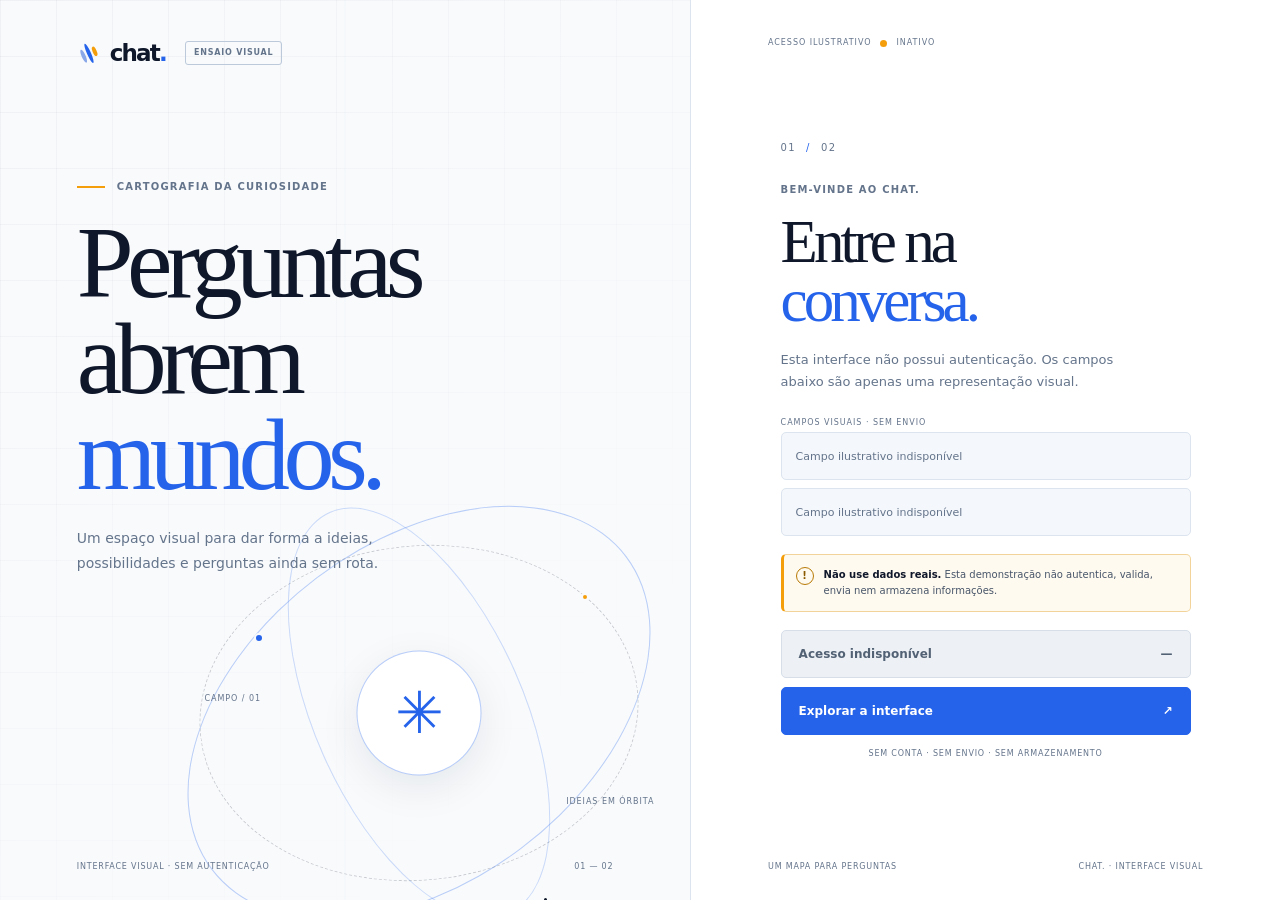
<file: index.html>
<!doctype html>
<html lang="pt-BR">

<head>
  <meta charset="utf-8">
  <meta name="viewport" content="width=device-width, initial-scale=1">
  <meta name="theme-color" content="#F8FAFC">
  <meta name="description"
    content="Interface visual espacial para imaginar conversas. Sem autenticação ou envio de dados.">
  <title>chat. — espaço de ideias</title>
  <link href="https://cdn.jsdelivr.net/npm/bootstrap@5.3.3/dist/css/bootstrap.min.css" rel="stylesheet"
    integrity="sha384-QWTKZyjpPEjISv5WaRU9OFeRpok6YctnYmDr5pNlyT2bRjXh0JMhjY6hW+ALEwIH" crossorigin="anonymous">
  <link href="styles.css" rel="stylesheet">
  <script src="Js/Login.js" defer></script>
  <script src="Js/animations.js" defer></script>
</head>

<body class="login-page">
  <a class="skip-link" href="#main">Pular para o conteúdo</a>
  <main id="main" class="login-shell">
    <section class="login-art" aria-label="Apresentação da interface visual">
      <a class="wordmark" href="index.html" aria-label="chat., apresentação">
        <span class="brand-mark" aria-hidden="true"><span></span><span></span><span></span></span>
        <span>chat<span class="wordmark-period">.</span></span>
        <span class="prototype-tag">ENSAIO VISUAL</span>
      </a>

      <div class="art-copy">
        <p class="eyebrow"><span class="eyebrow-line" aria-hidden="true"></span> CARTOGRAFIA DA CURIOSIDADE</p>
        <h1>Perguntas<br>abrem <span>mundos.</span></h1>
        <p class="art-description">Um espaço visual para dar forma a ideias, possibilidades e perguntas ainda sem rota.
        </p>
      </div>

      <div class="orbit-scene" aria-hidden="true">
        <div class="orbit orbit-one"></div>
        <div class="orbit orbit-two"></div>
        <div class="orbit orbit-three"></div>
        <div class="orbit-core"><span class="core-cross">✳</span></div>
        <span class="orbit-dot dot-highlight"></span>
        <span class="orbit-dot dot-secondary"></span>
        <span class="orbit-dot dot-lunar"></span>
        <span class="orbit-label orbit-label-top">CAMPO / 01</span>
        <span class="orbit-label orbit-label-bottom">IDEIAS EM ÓRBITA</span>
      </div>

      <div class="art-footer"><span>INTERFACE VISUAL · SEM AUTENTICAÇÃO</span><span>01 — 02</span></div>
    </section>

    <section class="login-panel" aria-labelledby="login-title">
      <div class="panel-topline"><span>ACESSO ILUSTRATIVO</span><span class="status-pip"
          aria-hidden="true"></span><span>INATIVO</span></div>
      <div class="login-card">
        <div class="card-index">01 <span>/</span> 02</div>
        <p class="eyebrow">BEM-VINDE AO CHAT.</p>
        <h2 id="login-title">Entre na<br><span>conversa.</span></h2>
        <p class="login-intro">Esta interface não possui autenticação. Os campos abaixo são apenas uma representação
          visual.</p>

        <div aria-labelledby="login-title">
          <fieldset class="visual-fields" aria-label="Campos ilustrativos, sem envio">
            <legend>CAMPOS VISUAIS · SEM ENVIO</legend>

            <input id="email-visual" type="email" aria-label="E-mail ilustrativo, indisponível" placeholder="Campo ilustrativo indisponível" disabled>

            <input id="password-visual" type="password" aria-label="Senha ilustrativa, indisponível" placeholder="Campo ilustrativo indisponível" disabled>
          </fieldset>

          <div id="alert-box" class="alert alert-danger form-alert mb-0" role="alert" aria-atomic="true" hidden>
            <span class="alert-symbol" aria-hidden="true">!</span>
            <p id="alert-message">Verifique os dados informados.</p>
          </div>

          <div id="demo-loader" class="demo-loader" role="status" aria-live="polite" aria-atomic="true" hidden>
            <span class="spinner-border spinner-border-sm loader-spinner" aria-hidden="true"></span>
            <span id="loader-message">Carregando demonstração…</span>
          </div>

          <p class="safety-notice" role="note"><span class="notice-symbol" aria-hidden="true">!</span><span><strong>Não
                use dados reais.</strong> Esta demonstração não autentica, valida, envia nem armazena
              informações.</span></p>
          <button class="login-action" type="button" disabled aria-disabled="true">Acesso indisponível <span
              aria-hidden="true">—</span></button>
        </div>
        <a class="primary-link" href="home.html">Explorar a interface <span aria-hidden="true">↗</span></a>
        <p class="login-footnote">SEM CONTA · SEM ENVIO · SEM ARMAZENAMENTO</p>
      </div>
      <footer class="panel-footer"><span>UM MAPA PARA PERGUNTAS</span><span>CHAT. · INTERFACE VISUAL</span></footer>
    </section>
  </main>
  <script src="./Js/Login.js"></script>
  <script src="./Js/animations.js"></script>
</body>

</html>
</file>
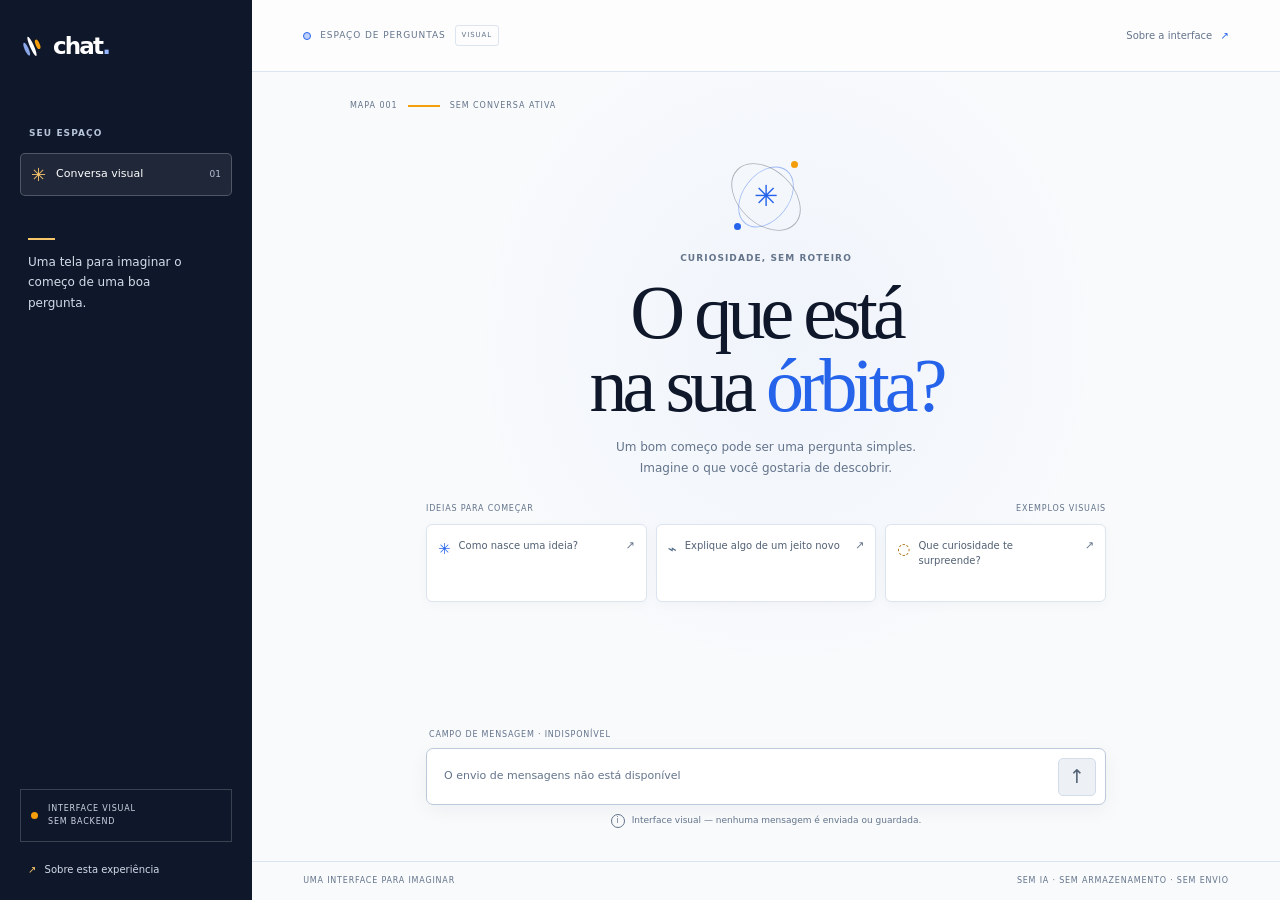
<file: home.html>
<!doctype html>
<html lang="pt-BR">

<head>
  <meta charset="utf-8">
  <meta name="viewport" content="width=device-width, initial-scale=1">
  <meta name="theme-color" content="#F8FAFC">
  <meta name="description" content="Demonstração visual de uma interface de conversa. Sem IA, envio ou armazenamento.">
  <title>chat. — espaço de conversa</title>
  <link href="https://cdn.jsdelivr.net/npm/bootstrap@5.3.3/dist/css/bootstrap.min.css" rel="stylesheet"
    integrity="sha384-QWTKZyjpPEjISv5WaRU9OFeRpok6YctnYmDr5pNlyT2bRjXh0JMhjY6hW+ALEwIH" crossorigin="anonymous">
  <link href="styles.css" rel="stylesheet">
</head>

<body class="chat-page">
  <a class="skip-link" href="#main">Pular para o conteúdo</a>
  <div class="chat-shell">
    <aside class="chat-sidebar" aria-label="Informações da interface visual">
      <a class="wordmark sidebar-brand" href="index.html" aria-label="Voltar à apresentação">
        <span class="brand-mark" aria-hidden="true"><span></span><span></span><span></span></span>
        <span>chat<span class="wordmark-period">.</span></span>
      </a>

      <div class="sidebar-context">
        <span class="eyebrow">SEU ESPAÇO</span>
        <div class="context-chip"><span class="context-spark" aria-hidden="true">✳</span><span>Conversa visual</span><span class="context-number">01</span></div>
      </div>

      <div class="sidebar-note">
        <span class="note-rule" aria-hidden="true"></span>
        <p>Uma tela para imaginar o começo de uma boa pergunta.</p>
      </div>

      <div class="sidebar-bottom">
        <div class="prototype-stamp"><span class="stamp-dot" aria-hidden="true"></span><span>INTERFACE VISUAL<br>SEM BACKEND</span></div>
        <a class="sidebar-exit" href="index.html"><span aria-hidden="true">↗</span> Sobre esta experiência</a>
      </div>
    </aside>

    <main id="main" class="chat-main">
      <header class="chat-topbar">
        <div class="mobile-brand"><span class="brand-mark" aria-hidden="true"><span></span><span></span><span></span></span><span>chat<span class="wordmark-period">.</span></span></div>
        <div class="model-indicator"><span class="model-orb" aria-hidden="true"></span><span>ESPAÇO DE PERGUNTAS</span><span class="model-mode">VISUAL</span></div>
        <a class="topbar-about" href="index.html">Sobre a interface <span aria-hidden="true">↗</span></a>
      </header>

      <section class="conversation" aria-labelledby="welcome-title">
        <div class="conversation-meta"><span>MAPA 001</span><span class="meta-line" aria-hidden="true"></span><span>SEM CONVERSA ATIVA</span></div>

        <div class="welcome-block">
          <div class="welcome-symbol" aria-hidden="true">
            <span class="symbol-ring ring-a"></span><span class="symbol-ring ring-b"></span>
            <span class="symbol-center">✳</span><span class="symbol-satellite satellite-a"></span><span class="symbol-satellite satellite-b"></span>
          </div>
          <p class="eyebrow welcome-eyebrow">CURIOSIDADE, SEM ROTEIRO</p>
          <h1 id="welcome-title">O que está<br>na sua <span>órbita?</span></h1>
          <p class="welcome-description">Um bom começo pode ser uma pergunta simples.<br class="desktop-break"> Imagine o que você gostaria de descobrir.</p>
        </div>

        <div class="prompt-section" role="group" aria-label="Sugestões visuais indisponíveis">
          <div class="prompt-heading"><span>IDEIAS PARA COMEÇAR</span><span>EXEMPLOS VISUAIS</span></div>
          <div class="prompt-grid">
            <button type="button" class="prompt-card" disabled><span class="prompt-glyph glyph-ice" aria-hidden="true">✳</span><span>Como nasce uma ideia?</span><span class="prompt-arrow" aria-hidden="true">↗</span></button>
            <button type="button" class="prompt-card" disabled><span class="prompt-glyph glyph-secondary" aria-hidden="true">⌁</span><span>Explique algo de um jeito novo</span><span class="prompt-arrow" aria-hidden="true">↗</span></button>
            <button type="button" class="prompt-card" disabled><span class="prompt-glyph glyph-lunar" aria-hidden="true">◌</span><span>Que curiosidade te surpreende?</span><span class="prompt-arrow" aria-hidden="true">↗</span></button>
          </div>
        </div>

        <div class="composer-wrap">
          <label class="composer-label" for="message-visual">CAMPO DE MENSAGEM · INDISPONÍVEL</label>
          <div class="composer">
            <textarea id="message-visual" rows="1" disabled placeholder="O envio de mensagens não está disponível"></textarea>
            <button type="button" class="send-button" disabled aria-label="Enviar mensagem indisponível"><span aria-hidden="true">↑</span></button>
          </div>
          <p class="composer-disclaimer"><span aria-hidden="true">i</span> Interface visual — nenhuma mensagem é enviada ou guardada.</p>
        </div>
      </section>

      <footer class="chat-footer"><span>UMA INTERFACE PARA IMAGINAR</span><span>SEM IA · SEM ARMAZENAMENTO · SEM ENVIO</span></footer>
    </main>
  </div>
</body>

</html>
</file>
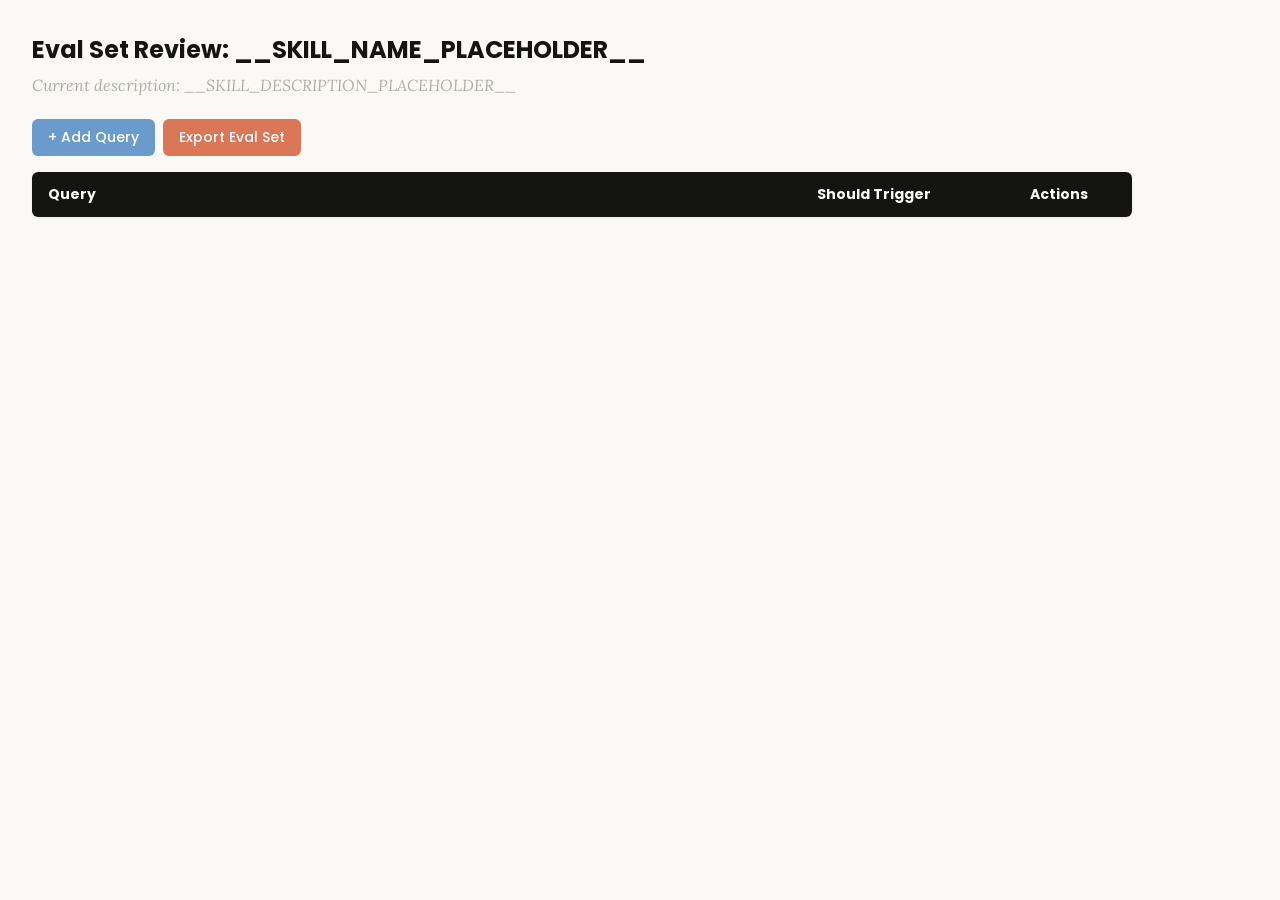
<file: .github/skills/skill-creator/assets/eval_review.html>
<!DOCTYPE html>
<html lang="en">
<head>
  <meta charset="UTF-8">
  <meta name="viewport" content="width=device-width, initial-scale=1.0">
  <title>Eval Set Review - __SKILL_NAME_PLACEHOLDER__</title>
  <link rel="preconnect" href="https://fonts.googleapis.com">
  <link rel="preconnect" href="https://fonts.gstatic.com" crossorigin>
  <link href="https://fonts.googleapis.com/css2?family=Poppins:wght@500;600&family=Lora:wght@400;500&display=swap" rel="stylesheet">
  <style>
    * { box-sizing: border-box; margin: 0; padding: 0; }
    body { font-family: 'Lora', Georgia, serif; background: #faf9f5; padding: 2rem; color: #141413; }
    h1 { font-family: 'Poppins', sans-serif; margin-bottom: 0.5rem; font-size: 1.5rem; }
    .description { color: #b0aea5; margin-bottom: 1.5rem; font-style: italic; max-width: 900px; }
    .controls { margin-bottom: 1rem; display: flex; gap: 0.5rem; }
    .btn { font-family: 'Poppins', sans-serif; padding: 0.5rem 1rem; border: none; border-radius: 6px; cursor: pointer; font-size: 0.875rem; font-weight: 500; }
    .btn-add { background: #6a9bcc; color: white; }
    .btn-add:hover { background: #5889b8; }
    .btn-export { background: #d97757; color: white; }
    .btn-export:hover { background: #c4613f; }
    table { width: 100%; max-width: 1100px; border-collapse: collapse; background: white; border-radius: 6px; overflow: hidden; box-shadow: 0 1px 3px rgba(0,0,0,0.08); }
    th { font-family: 'Poppins', sans-serif; background: #141413; color: #faf9f5; padding: 0.75rem 1rem; text-align: left; font-size: 0.875rem; }
    td { padding: 0.75rem 1rem; border-bottom: 1px solid #e8e6dc; vertical-align: top; }
    tr:nth-child(even) td { background: #faf9f5; }
    tr:hover td { background: #f3f1ea; }
    .section-header td { background: #e8e6dc; font-family: 'Poppins', sans-serif; font-weight: 500; font-size: 0.8rem; color: #141413; text-transform: uppercase; letter-spacing: 0.05em; }
    .query-input { width: 100%; padding: 0.4rem; border: 1px solid #e8e6dc; border-radius: 4px; font-size: 0.875rem; font-family: 'Lora', Georgia, serif; resize: vertical; min-height: 60px; }
    .query-input:focus { outline: none; border-color: #d97757; box-shadow: 0 0 0 2px rgba(217,119,87,0.15); }
    .toggle { position: relative; display: inline-block; width: 44px; height: 24px; }
    .toggle input { opacity: 0; width: 0; height: 0; }
    .toggle .slider { position: absolute; inset: 0; background: #b0aea5; border-radius: 24px; cursor: pointer; transition: 0.2s; }
    .toggle .slider::before { content: ""; position: absolute; width: 18px; height: 18px; left: 3px; bottom: 3px; background: white; border-radius: 50%; transition: 0.2s; }
    .toggle input:checked + .slider { background: #d97757; }
    .toggle input:checked + .slider::before { transform: translateX(20px); }
    .btn-delete { background: #c44; color: white; padding: 0.3rem 0.6rem; border: none; border-radius: 4px; cursor: pointer; font-size: 0.75rem; font-family: 'Poppins', sans-serif; }
    .btn-delete:hover { background: #a33; }
    .summary { margin-top: 1rem; color: #b0aea5; font-size: 0.875rem; }
  </style>
</head>
<body>
  <h1>Eval Set Review: <span id="skill-name">__SKILL_NAME_PLACEHOLDER__</span></h1>
  <p class="description">Current description: <span id="skill-desc">__SKILL_DESCRIPTION_PLACEHOLDER__</span></p>

  <div class="controls">
    <button class="btn btn-add" onclick="addRow()">+ Add Query</button>
    <button class="btn btn-export" onclick="exportEvalSet()">Export Eval Set</button>
  </div>

  <table>
    <thead>
      <tr>
        <th style="width:65%">Query</th>
        <th style="width:18%">Should Trigger</th>
        <th style="width:10%">Actions</th>
      </tr>
    </thead>
    <tbody id="eval-body"></tbody>
  </table>

  <p class="summary" id="summary"></p>

  <script>
    const EVAL_DATA = __EVAL_DATA_PLACEHOLDER__;

    let evalItems = [...EVAL_DATA];

    function render() {
      const tbody = document.getElementById('eval-body');
      tbody.innerHTML = '';

      // Sort: should-trigger first, then should-not-trigger
      const sorted = evalItems
        .map((item, origIdx) => ({ ...item, origIdx }))
        .sort((a, b) => (b.should_trigger ? 1 : 0) - (a.should_trigger ? 1 : 0));

      let lastGroup = null;
      sorted.forEach(item => {
        const group = item.should_trigger ? 'trigger' : 'no-trigger';
        if (group !== lastGroup) {
          const headerRow = document.createElement('tr');
          headerRow.className = 'section-header';
          headerRow.innerHTML = `<td colspan="3">${item.should_trigger ? 'Should Trigger' : 'Should NOT Trigger'}</td>`;
          tbody.appendChild(headerRow);
          lastGroup = group;
        }

        const idx = item.origIdx;
        const tr = document.createElement('tr');
        tr.innerHTML = `
          <td><textarea class="query-input" onchange="updateQuery(${idx}, this.value)">${escapeHtml(item.query)}</textarea></td>
          <td>
            <label class="toggle">
              <input type="checkbox" ${item.should_trigger ? 'checked' : ''} onchange="updateTrigger(${idx}, this.checked)">
              <span class="slider"></span>
            </label>
            <span style="margin-left:8px;font-size:0.8rem;color:#b0aea5">${item.should_trigger ? 'Yes' : 'No'}</span>
          </td>
          <td><button class="btn-delete" onclick="deleteRow(${idx})">Delete</button></td>
        `;
        tbody.appendChild(tr);
      });
      updateSummary();
    }

    function escapeHtml(text) {
      const div = document.createElement('div');
      div.textContent = text;
      return div.innerHTML;
    }

    function updateQuery(idx, value) { evalItems[idx].query = value; updateSummary(); }
    function updateTrigger(idx, value) { evalItems[idx].should_trigger = value; render(); }
    function deleteRow(idx) { evalItems.splice(idx, 1); render(); }

    function addRow() {
      evalItems.push({ query: '', should_trigger: true });
      render();
      const inputs = document.querySelectorAll('.query-input');
      inputs[inputs.length - 1].focus();
    }

    function updateSummary() {
      const trigger = evalItems.filter(i => i.should_trigger).length;
      const noTrigger = evalItems.filter(i => !i.should_trigger).length;
      document.getElementById('summary').textContent =
        `${evalItems.length} queries total: ${trigger} should trigger, ${noTrigger} should not trigger`;
    }

    function exportEvalSet() {
      const valid = evalItems.filter(i => i.query.trim() !== '');
      const data = valid.map(i => ({ query: i.query.trim(), should_trigger: i.should_trigger }));
      const blob = new Blob([JSON.stringify(data, null, 2)], { type: 'application/json' });
      const url = URL.createObjectURL(blob);
      const a = document.createElement('a');
      a.href = url;
      a.download = 'eval_set.json';
      document.body.appendChild(a);
      a.click();
      document.body.removeChild(a);
      URL.revokeObjectURL(url);
    }

    render();
  </script>
</body>
</html>
</file>
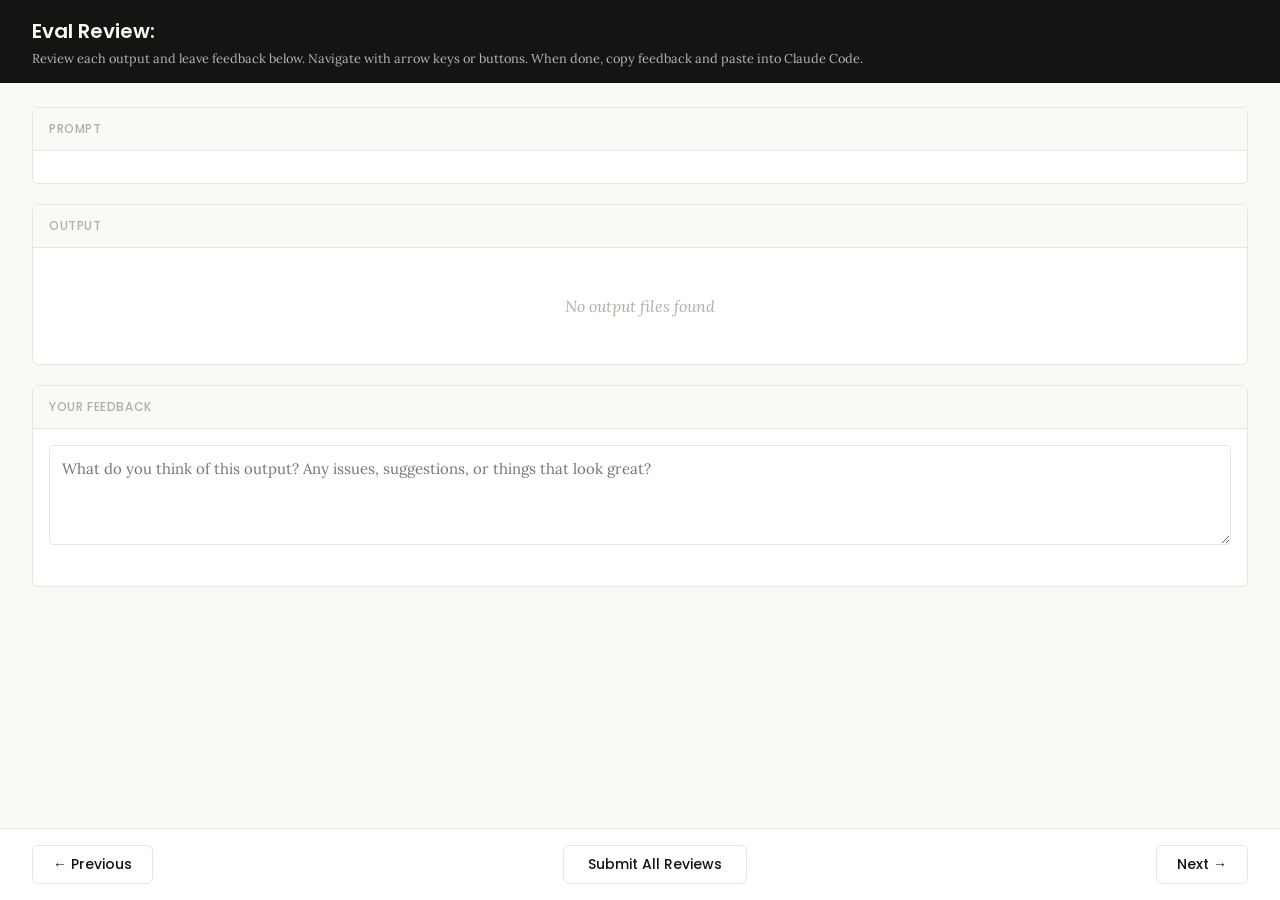
<file: .github/skills/skill-creator/eval-viewer/viewer.html>
<!DOCTYPE html>
<html lang="en">
<head>
  <meta charset="UTF-8">
  <meta name="viewport" content="width=device-width, initial-scale=1.0">
  <title>Eval Review</title>
  <link rel="preconnect" href="https://fonts.googleapis.com">
  <link rel="preconnect" href="https://fonts.gstatic.com" crossorigin>
  <link href="https://fonts.googleapis.com/css2?family=Poppins:wght@500;600&family=Lora:wght@400;500&display=swap" rel="stylesheet">
  <script src="https://cdn.sheetjs.com/xlsx-0.20.3/package/dist/xlsx.full.min.js" integrity="sha384-EnyY0/GSHQGSxSgMwaIPzSESbqoOLSexfnSMN2AP+39Ckmn92stwABZynq1JyzdT" crossorigin="anonymous"></script>
  <style>
    :root {
      --bg: #faf9f5;
      --surface: #ffffff;
      --border: #e8e6dc;
      --text: #141413;
      --text-muted: #b0aea5;
      --accent: #d97757;
      --accent-hover: #c4613f;
      --green: #788c5d;
      --green-bg: #eef2e8;
      --red: #c44;
      --red-bg: #fceaea;
      --header-bg: #141413;
      --header-text: #faf9f5;
      --radius: 6px;
    }

    * { box-sizing: border-box; margin: 0; padding: 0; }

    body {
      font-family: 'Lora', Georgia, serif;
      background: var(--bg);
      color: var(--text);
      height: 100vh;
      display: flex;
      flex-direction: column;
    }

    /* ---- Header ---- */
    .header {
      background: var(--header-bg);
      color: var(--header-text);
      padding: 1rem 2rem;
      display: flex;
      justify-content: space-between;
      align-items: center;
      flex-shrink: 0;
    }
    .header h1 {
      font-family: 'Poppins', sans-serif;
      font-size: 1.25rem;
      font-weight: 600;
    }
    .header .instructions {
      font-size: 0.8rem;
      opacity: 0.7;
      margin-top: 0.25rem;
    }
    .header .progress {
      font-size: 0.875rem;
      opacity: 0.8;
      text-align: right;
    }

    /* ---- Main content ---- */
    .main {
      flex: 1;
      overflow-y: auto;
      padding: 1.5rem 2rem;
      display: flex;
      flex-direction: column;
      gap: 1.25rem;
    }

    /* ---- Sections ---- */
    .section {
      background: var(--surface);
      border: 1px solid var(--border);
      border-radius: var(--radius);
      flex-shrink: 0;
    }
    .section-header {
      font-family: 'Poppins', sans-serif;
      padding: 0.75rem 1rem;
      font-size: 0.75rem;
      font-weight: 500;
      text-transform: uppercase;
      letter-spacing: 0.05em;
      color: var(--text-muted);
      border-bottom: 1px solid var(--border);
      background: var(--bg);
    }
    .section-body {
      padding: 1rem;
    }

    /* ---- Config badge ---- */
    .config-badge {
      display: inline-block;
      padding: 0.2rem 0.625rem;
      border-radius: 9999px;
      font-family: 'Poppins', sans-serif;
      font-size: 0.6875rem;
      font-weight: 600;
      text-transform: uppercase;
      letter-spacing: 0.03em;
      margin-left: 0.75rem;
      vertical-align: middle;
    }
    .config-badge.config-primary {
      background: rgba(33, 150, 243, 0.12);
      color: #1976d2;
    }
    .config-badge.config-baseline {
      background: rgba(255, 193, 7, 0.15);
      color: #f57f17;
    }

    /* ---- Prompt ---- */
    .prompt-text {
      white-space: pre-wrap;
      font-size: 0.9375rem;
      line-height: 1.6;
    }

    /* ---- Outputs ---- */
    .output-file {
      border: 1px solid var(--border);
      border-radius: var(--radius);
      overflow: hidden;
    }
    .output-file + .output-file {
      margin-top: 1rem;
    }
    .output-file-header {
      padding: 0.5rem 0.75rem;
      font-size: 0.8rem;
      font-weight: 600;
      color: var(--text-muted);
      background: var(--bg);
      border-bottom: 1px solid var(--border);
      font-family: 'SF Mono', SFMono-Regular, Consolas, 'Liberation Mono', Menlo, monospace;
      display: flex;
      justify-content: space-between;
      align-items: center;
    }
    .output-file-header .dl-btn {
      font-size: 0.7rem;
      color: var(--accent);
      text-decoration: none;
      cursor: pointer;
      font-family: -apple-system, BlinkMacSystemFont, 'Segoe UI', sans-serif;
      font-weight: 500;
      opacity: 0.8;
    }
    .output-file-header .dl-btn:hover {
      opacity: 1;
      text-decoration: underline;
    }
    .output-file-content {
      padding: 0.75rem;
      overflow-x: auto;
    }
    .output-file-content pre {
      font-size: 0.8125rem;
      line-height: 1.5;
      white-space: pre-wrap;
      word-break: break-word;
      font-family: 'SF Mono', SFMono-Regular, Consolas, 'Liberation Mono', Menlo, monospace;
    }
    .output-file-content img {
      max-width: 100%;
      height: auto;
      border-radius: 4px;
    }
    .output-file-content iframe {
      width: 100%;
      height: 600px;
      border: none;
    }
    .output-file-content table {
      border-collapse: collapse;
      font-size: 0.8125rem;
      width: 100%;
    }
    .output-file-content table td,
    .output-file-content table th {
      border: 1px solid var(--border);
      padding: 0.375rem 0.5rem;
      text-align: left;
    }
    .output-file-content table th {
      background: var(--bg);
      font-weight: 600;
    }
    .output-file-content .download-link {
      display: inline-flex;
      align-items: center;
      gap: 0.5rem;
      padding: 0.5rem 1rem;
      background: var(--bg);
      border: 1px solid var(--border);
      border-radius: 4px;
      color: var(--accent);
      text-decoration: none;
      font-size: 0.875rem;
      cursor: pointer;
    }
    .output-file-content .download-link:hover {
      background: var(--border);
    }
    .empty-state {
      color: var(--text-muted);
      font-style: italic;
      padding: 2rem;
      text-align: center;
    }

    /* ---- Feedback ---- */
    .prev-feedback {
      background: var(--bg);
      border: 1px solid var(--border);
      border-radius: 4px;
      padding: 0.625rem 0.75rem;
      margin-top: 0.75rem;
      font-size: 0.8125rem;
      color: var(--text-muted);
      line-height: 1.5;
    }
    .prev-feedback-label {
      font-size: 0.7rem;
      font-weight: 600;
      text-transform: uppercase;
      letter-spacing: 0.04em;
      margin-bottom: 0.25rem;
      color: var(--text-muted);
    }
    .feedback-textarea {
      width: 100%;
      min-height: 100px;
      padding: 0.75rem;
      border: 1px solid var(--border);
      border-radius: 4px;
      font-family: inherit;
      font-size: 0.9375rem;
      line-height: 1.5;
      resize: vertical;
      color: var(--text);
    }
    .feedback-textarea:focus {
      outline: none;
      border-color: var(--accent);
      box-shadow: 0 0 0 3px rgba(37, 99, 235, 0.1);
    }
    .feedback-status {
      font-size: 0.75rem;
      color: var(--text-muted);
      margin-top: 0.5rem;
      min-height: 1.1em;
    }

    /* ---- Grades (collapsible) ---- */
    .grades-toggle {
      display: flex;
      align-items: center;
      cursor: pointer;
      user-select: none;
    }
    .grades-toggle:hover {
      color: var(--accent);
    }
    .grades-toggle .arrow {
      margin-right: 0.5rem;
      transition: transform 0.15s;
      font-size: 0.75rem;
    }
    .grades-toggle .arrow.open {
      transform: rotate(90deg);
    }
    .grades-content {
      display: none;
      margin-top: 0.75rem;
    }
    .grades-content.open {
      display: block;
    }
    .grades-summary {
      font-size: 0.875rem;
      margin-bottom: 0.75rem;
      display: flex;
      align-items: center;
      gap: 0.5rem;
    }
    .grade-badge {
      display: inline-block;
      padding: 0.125rem 0.5rem;
      border-radius: 9999px;
      font-size: 0.75rem;
      font-weight: 600;
    }
    .grade-pass { background: var(--green-bg); color: var(--green); }
    .grade-fail { background: var(--red-bg); color: var(--red); }
    .assertion-list {
      list-style: none;
    }
    .assertion-item {
      padding: 0.625rem 0;
      border-bottom: 1px solid var(--border);
      font-size: 0.8125rem;
    }
    .assertion-item:last-child { border-bottom: none; }
    .assertion-status {
      font-weight: 600;
      margin-right: 0.5rem;
    }
    .assertion-status.pass { color: var(--green); }
    .assertion-status.fail { color: var(--red); }
    .assertion-evidence {
      color: var(--text-muted);
      font-size: 0.75rem;
      margin-top: 0.25rem;
      padding-left: 1.5rem;
    }

    /* ---- View tabs ---- */
    .view-tabs {
      display: flex;
      gap: 0;
      padding: 0 2rem;
      background: var(--bg);
      border-bottom: 1px solid var(--border);
      flex-shrink: 0;
    }
    .view-tab {
      font-family: 'Poppins', sans-serif;
      padding: 0.625rem 1.25rem;
      font-size: 0.8125rem;
      font-weight: 500;
      cursor: pointer;
      border: none;
      background: none;
      color: var(--text-muted);
      border-bottom: 2px solid transparent;
      transition: all 0.15s;
    }
    .view-tab:hover { color: var(--text); }
    .view-tab.active {
      color: var(--accent);
      border-bottom-color: var(--accent);
    }
    .view-panel { display: none; }
    .view-panel.active { display: flex; flex-direction: column; flex: 1; overflow: hidden; }

    /* ---- Benchmark view ---- */
    .benchmark-view {
      padding: 1.5rem 2rem;
      overflow-y: auto;
      flex: 1;
    }
    .benchmark-table {
      border-collapse: collapse;
      background: var(--surface);
      border: 1px solid var(--border);
      border-radius: var(--radius);
      font-size: 0.8125rem;
      width: 100%;
      margin-bottom: 1.5rem;
    }
    .benchmark-table th, .benchmark-table td {
      padding: 0.625rem 0.75rem;
      text-align: left;
      border: 1px solid var(--border);
    }
    .benchmark-table th {
      font-family: 'Poppins', sans-serif;
      background: var(--header-bg);
      color: var(--header-text);
      font-weight: 500;
      font-size: 0.75rem;
      text-transform: uppercase;
      letter-spacing: 0.04em;
    }
    .benchmark-table tr:hover { background: var(--bg); }
    .benchmark-table tr.benchmark-row-with { background: rgba(33, 150, 243, 0.06); }
    .benchmark-table tr.benchmark-row-without { background: rgba(255, 193, 7, 0.06); }
    .benchmark-table tr.benchmark-row-with:hover { background: rgba(33, 150, 243, 0.12); }
    .benchmark-table tr.benchmark-row-without:hover { background: rgba(255, 193, 7, 0.12); }
    .benchmark-table tr.benchmark-row-avg { font-weight: 600; border-top: 2px solid var(--border); }
    .benchmark-table tr.benchmark-row-avg.benchmark-row-with { background: rgba(33, 150, 243, 0.12); }
    .benchmark-table tr.benchmark-row-avg.benchmark-row-without { background: rgba(255, 193, 7, 0.12); }
    .benchmark-delta-positive { color: var(--green); font-weight: 600; }
    .benchmark-delta-negative { color: var(--red); font-weight: 600; }
    .benchmark-notes {
      background: var(--surface);
      border: 1px solid var(--border);
      border-radius: var(--radius);
      padding: 1rem;
    }
    .benchmark-notes h3 {
      font-family: 'Poppins', sans-serif;
      font-size: 0.875rem;
      margin-bottom: 0.75rem;
    }
    .benchmark-notes ul {
      list-style: disc;
      padding-left: 1.25rem;
    }
    .benchmark-notes li {
      font-size: 0.8125rem;
      line-height: 1.6;
      margin-bottom: 0.375rem;
    }
    .benchmark-empty {
      color: var(--text-muted);
      font-style: italic;
      text-align: center;
      padding: 3rem;
    }

    /* ---- Navigation ---- */
    .nav {
      display: flex;
      justify-content: space-between;
      align-items: center;
      padding: 1rem 2rem;
      border-top: 1px solid var(--border);
      background: var(--surface);
      flex-shrink: 0;
    }
    .nav-btn {
      font-family: 'Poppins', sans-serif;
      padding: 0.5rem 1.25rem;
      border: 1px solid var(--border);
      border-radius: var(--radius);
      background: var(--surface);
      cursor: pointer;
      font-size: 0.875rem;
      font-weight: 500;
      color: var(--text);
      transition: all 0.15s;
    }
    .nav-btn:hover:not(:disabled) {
      background: var(--bg);
      border-color: var(--text-muted);
    }
    .nav-btn:disabled {
      opacity: 0.4;
      cursor: not-allowed;
    }
    .done-btn {
      font-family: 'Poppins', sans-serif;
      padding: 0.5rem 1.5rem;
      border: 1px solid var(--border);
      border-radius: var(--radius);
      background: var(--surface);
      color: var(--text);
      cursor: pointer;
      font-size: 0.875rem;
      font-weight: 500;
      transition: all 0.15s;
    }
    .done-btn:hover {
      background: var(--bg);
      border-color: var(--text-muted);
    }
    .done-btn.ready {
      border: none;
      background: var(--accent);
      color: white;
      font-weight: 600;
    }
    .done-btn.ready:hover {
      background: var(--accent-hover);
    }
    /* ---- Done overlay ---- */
    .done-overlay {
      display: none;
      position: fixed;
      inset: 0;
      background: rgba(0, 0, 0, 0.5);
      z-index: 100;
      justify-content: center;
      align-items: center;
    }
    .done-overlay.visible {
      display: flex;
    }
    .done-card {
      background: var(--surface);
      border-radius: 12px;
      padding: 2rem 3rem;
      text-align: center;
      box-shadow: 0 20px 60px rgba(0, 0, 0, 0.3);
      max-width: 500px;
    }
    .done-card h2 {
      font-size: 1.5rem;
      margin-bottom: 0.5rem;
    }
    .done-card p {
      color: var(--text-muted);
      margin-bottom: 1.5rem;
      line-height: 1.5;
    }
    .done-card .btn-row {
      display: flex;
      gap: 0.5rem;
      justify-content: center;
    }
    .done-card button {
      padding: 0.5rem 1.25rem;
      border: 1px solid var(--border);
      border-radius: var(--radius);
      background: var(--surface);
      cursor: pointer;
      font-size: 0.875rem;
    }
    .done-card button:hover {
      background: var(--bg);
    }
    /* ---- Toast ---- */
    .toast {
      position: fixed;
      bottom: 5rem;
      left: 50%;
      transform: translateX(-50%);
      background: var(--header-bg);
      color: var(--header-text);
      padding: 0.625rem 1.25rem;
      border-radius: var(--radius);
      font-size: 0.875rem;
      opacity: 0;
      transition: opacity 0.3s;
      pointer-events: none;
      z-index: 200;
    }
    .toast.visible {
      opacity: 1;
    }
  </style>
</head>
<body>
  <div id="app" style="height:100vh; display:flex; flex-direction:column;">
    <div class="header">
      <div>
        <h1>Eval Review: <span id="skill-name"></span></h1>
        <div class="instructions">Review each output and leave feedback below. Navigate with arrow keys or buttons. When done, copy feedback and paste into Claude Code.</div>
      </div>
      <div class="progress" id="progress"></div>
    </div>

    <!-- View tabs (only shown when benchmark data exists) -->
    <div class="view-tabs" id="view-tabs" style="display:none;">
      <button class="view-tab active" onclick="switchView('outputs')">Outputs</button>
      <button class="view-tab" onclick="switchView('benchmark')">Benchmark</button>
    </div>

    <!-- Outputs panel (qualitative review) -->
    <div class="view-panel active" id="panel-outputs">
    <div class="main">
      <!-- Prompt -->
      <div class="section">
        <div class="section-header">Prompt <span class="config-badge" id="config-badge" style="display:none;"></span></div>
        <div class="section-body">
          <div class="prompt-text" id="prompt-text"></div>
        </div>
      </div>

      <!-- Outputs -->
      <div class="section">
        <div class="section-header">Output</div>
        <div class="section-body" id="outputs-body">
          <div class="empty-state">No output files found</div>
        </div>
      </div>

      <!-- Previous Output (collapsible) -->
      <div class="section" id="prev-outputs-section" style="display:none;">
        <div class="section-header">
          <div class="grades-toggle" onclick="togglePrevOutputs()">
            <span class="arrow" id="prev-outputs-arrow">&#9654;</span>
            Previous Output
          </div>
        </div>
        <div class="grades-content" id="prev-outputs-content"></div>
      </div>

      <!-- Grades (collapsible) -->
      <div class="section" id="grades-section" style="display:none;">
        <div class="section-header">
          <div class="grades-toggle" onclick="toggleGrades()">
            <span class="arrow" id="grades-arrow">&#9654;</span>
            Formal Grades
          </div>
        </div>
        <div class="grades-content" id="grades-content"></div>
      </div>

      <!-- Feedback -->
      <div class="section">
        <div class="section-header">Your Feedback</div>
        <div class="section-body">
          <textarea
            class="feedback-textarea"
            id="feedback"
            placeholder="What do you think of this output? Any issues, suggestions, or things that look great?"
          ></textarea>
          <div class="feedback-status" id="feedback-status"></div>
          <div class="prev-feedback" id="prev-feedback" style="display:none;">
            <div class="prev-feedback-label">Previous feedback</div>
            <div id="prev-feedback-text"></div>
          </div>
        </div>
      </div>
    </div>

    <div class="nav" id="outputs-nav">
      <button class="nav-btn" id="prev-btn" onclick="navigate(-1)">&#8592; Previous</button>
      <button class="done-btn" id="done-btn" onclick="showDoneDialog()">Submit All Reviews</button>
      <button class="nav-btn" id="next-btn" onclick="navigate(1)">Next &#8594;</button>
    </div>
    </div><!-- end panel-outputs -->

    <!-- Benchmark panel (quantitative stats) -->
    <div class="view-panel" id="panel-benchmark">
      <div class="benchmark-view" id="benchmark-content">
        <div class="benchmark-empty">No benchmark data available. Run a benchmark to see quantitative results here.</div>
      </div>
    </div>
  </div>

  <!-- Done overlay -->
  <div class="done-overlay" id="done-overlay">
    <div class="done-card">
      <h2>Review Complete</h2>
      <p>Your feedback has been saved. Go back to your Claude Code session and tell Claude you're done reviewing.</p>
      <div class="btn-row">
        <button onclick="closeDoneDialog()">OK</button>
      </div>
    </div>
  </div>

  <!-- Toast -->
  <div class="toast" id="toast"></div>

  <script>
    // ---- Embedded data (injected by generate_review.py) ----
    /*__EMBEDDED_DATA__*/

    // ---- State ----
    let feedbackMap = {};  // run_id -> feedback text
    let currentIndex = 0;
    let visitedRuns = new Set();

    // ---- Init ----
    async function init() {
      // Load saved feedback from server — but only if this isn't a fresh
      // iteration (indicated by previous_feedback being present). When
      // previous feedback exists, the feedback.json on disk is stale from
      // the prior iteration and should not pre-fill the textareas.
      const hasPrevious = Object.keys(EMBEDDED_DATA.previous_feedback || {}).length > 0
        || Object.keys(EMBEDDED_DATA.previous_outputs || {}).length > 0;
      if (!hasPrevious) {
        try {
          const resp = await fetch("/api/feedback");
          const data = await resp.json();
          if (data.reviews) {
            for (const r of data.reviews) feedbackMap[r.run_id] = r.feedback;
          }
        } catch { /* first run, no feedback yet */ }
      }

      document.getElementById("skill-name").textContent = EMBEDDED_DATA.skill_name;
      showRun(0);

      // Wire up feedback auto-save
      const textarea = document.getElementById("feedback");
      let saveTimeout = null;
      textarea.addEventListener("input", () => {
        clearTimeout(saveTimeout);
        document.getElementById("feedback-status").textContent = "";
        saveTimeout = setTimeout(() => saveCurrentFeedback(), 800);
      });
    }

    // ---- Navigation ----
    function navigate(delta) {
      const newIndex = currentIndex + delta;
      if (newIndex >= 0 && newIndex < EMBEDDED_DATA.runs.length) {
        saveCurrentFeedback();
        showRun(newIndex);
      }
    }

    function updateNavButtons() {
      document.getElementById("prev-btn").disabled = currentIndex === 0;
      document.getElementById("next-btn").disabled =
        currentIndex === EMBEDDED_DATA.runs.length - 1;
    }

    // ---- Show a run ----
    function showRun(index) {
      currentIndex = index;
      const run = EMBEDDED_DATA.runs[index];

      // Progress
      document.getElementById("progress").textContent =
        `${index + 1} of ${EMBEDDED_DATA.runs.length}`;

      // Prompt
      document.getElementById("prompt-text").textContent = run.prompt;

      // Config badge
      const badge = document.getElementById("config-badge");
      const configMatch = run.id.match(/(with_skill|without_skill|new_skill|old_skill)/);
      if (configMatch) {
        const config = configMatch[1];
        const isBaseline = config === "without_skill" || config === "old_skill";
        badge.textContent = config.replace(/_/g, " ");
        badge.className = "config-badge " + (isBaseline ? "config-baseline" : "config-primary");
        badge.style.display = "inline-block";
      } else {
        badge.style.display = "none";
      }

      // Outputs
      renderOutputs(run);

      // Previous outputs
      renderPrevOutputs(run);

      // Grades
      renderGrades(run);

      // Previous feedback
      const prevFb = (EMBEDDED_DATA.previous_feedback || {})[run.id];
      const prevEl = document.getElementById("prev-feedback");
      if (prevFb) {
        document.getElementById("prev-feedback-text").textContent = prevFb;
        prevEl.style.display = "block";
      } else {
        prevEl.style.display = "none";
      }

      // Feedback
      document.getElementById("feedback").value = feedbackMap[run.id] || "";
      document.getElementById("feedback-status").textContent = "";

      updateNavButtons();

      // Track visited runs and promote done button when all visited
      visitedRuns.add(index);
      const doneBtn = document.getElementById("done-btn");
      if (visitedRuns.size >= EMBEDDED_DATA.runs.length) {
        doneBtn.classList.add("ready");
      }

      // Scroll main content to top
      document.querySelector(".main").scrollTop = 0;
    }

    // ---- Render outputs ----
    function renderOutputs(run) {
      const container = document.getElementById("outputs-body");
      container.innerHTML = "";

      const outputs = run.outputs || [];
      if (outputs.length === 0) {
        container.innerHTML = '<div class="empty-state">No output files</div>';
        return;
      }

      for (const file of outputs) {
        const fileDiv = document.createElement("div");
        fileDiv.className = "output-file";

        // Always show file header with download link
        const header = document.createElement("div");
        header.className = "output-file-header";
        const nameSpan = document.createElement("span");
        nameSpan.textContent = file.name;
        header.appendChild(nameSpan);
        const dlBtn = document.createElement("a");
        dlBtn.className = "dl-btn";
        dlBtn.textContent = "Download";
        dlBtn.download = file.name;
        dlBtn.href = getDownloadUri(file);
        header.appendChild(dlBtn);
        fileDiv.appendChild(header);

        const content = document.createElement("div");
        content.className = "output-file-content";

        if (file.type === "text") {
          const pre = document.createElement("pre");
          pre.textContent = file.content;
          content.appendChild(pre);
        } else if (file.type === "image") {
          const img = document.createElement("img");
          img.src = file.data_uri;
          img.alt = file.name;
          content.appendChild(img);
        } else if (file.type === "pdf") {
          const iframe = document.createElement("iframe");
          iframe.src = file.data_uri;
          content.appendChild(iframe);
        } else if (file.type === "xlsx") {
          renderXlsx(content, file.data_b64);
        } else if (file.type === "binary") {
          const a = document.createElement("a");
          a.className = "download-link";
          a.href = file.data_uri;
          a.download = file.name;
          a.textContent = "Download " + file.name;
          content.appendChild(a);
        } else if (file.type === "error") {
          const pre = document.createElement("pre");
          pre.textContent = file.content;
          pre.style.color = "var(--red)";
          content.appendChild(pre);
        }

        fileDiv.appendChild(content);
        container.appendChild(fileDiv);
      }
    }

    // ---- XLSX rendering via SheetJS ----
    function renderXlsx(container, b64Data) {
      try {
        const raw = Uint8Array.from(atob(b64Data), c => c.charCodeAt(0));
        const wb = XLSX.read(raw, { type: "array" });

        for (let i = 0; i < wb.SheetNames.length; i++) {
          const sheetName = wb.SheetNames[i];
          const ws = wb.Sheets[sheetName];

          if (wb.SheetNames.length > 1) {
            const sheetLabel = document.createElement("div");
            sheetLabel.style.cssText =
              "font-weight:600; font-size:0.8rem; color:#b0aea5; margin-top:0.5rem; margin-bottom:0.25rem;";
            sheetLabel.textContent = "Sheet: " + sheetName;
            container.appendChild(sheetLabel);
          }

          const htmlStr = XLSX.utils.sheet_to_html(ws, { editable: false });
          const wrapper = document.createElement("div");
          wrapper.innerHTML = htmlStr;
          container.appendChild(wrapper);
        }
      } catch (err) {
        container.textContent = "Error rendering spreadsheet: " + err.message;
      }
    }

    // ---- Grades ----
    function renderGrades(run) {
      const section = document.getElementById("grades-section");
      const content = document.getElementById("grades-content");

      if (!run.grading) {
        section.style.display = "none";
        return;
      }

      const grading = run.grading;
      section.style.display = "block";
      // Reset to collapsed
      content.classList.remove("open");
      document.getElementById("grades-arrow").classList.remove("open");

      const summary = grading.summary || {};
      const expectations = grading.expectations || [];

      let html = '<div style="padding: 1rem;">';

      // Summary line
      const passRate = summary.pass_rate != null
        ? Math.round(summary.pass_rate * 100) + "%"
        : "?";
      const badgeClass = summary.pass_rate >= 0.8 ? "grade-pass" : summary.pass_rate >= 0.5 ? "" : "grade-fail";
      html += '<div class="grades-summary">';
      html += '<span class="grade-badge ' + badgeClass + '">' + passRate + '</span>';
      html += '<span>' + (summary.passed || 0) + ' passed, ' + (summary.failed || 0) + ' failed of ' + (summary.total || 0) + '</span>';
      html += '</div>';

      // Assertions list
      html += '<ul class="assertion-list">';
      for (const exp of expectations) {
        const statusClass = exp.passed ? "pass" : "fail";
        const statusIcon = exp.passed ? "\u2713" : "\u2717";
        html += '<li class="assertion-item">';
        html += '<span class="assertion-status ' + statusClass + '">' + statusIcon + '</span>';
        html += '<span>' + escapeHtml(exp.text) + '</span>';
        if (exp.evidence) {
          html += '<div class="assertion-evidence">' + escapeHtml(exp.evidence) + '</div>';
        }
        html += '</li>';
      }
      html += '</ul>';

      html += '</div>';
      content.innerHTML = html;
    }

    function toggleGrades() {
      const content = document.getElementById("grades-content");
      const arrow = document.getElementById("grades-arrow");
      content.classList.toggle("open");
      arrow.classList.toggle("open");
    }

    // ---- Previous outputs (collapsible) ----
    function renderPrevOutputs(run) {
      const section = document.getElementById("prev-outputs-section");
      const content = document.getElementById("prev-outputs-content");
      const prevOutputs = (EMBEDDED_DATA.previous_outputs || {})[run.id];

      if (!prevOutputs || prevOutputs.length === 0) {
        section.style.display = "none";
        return;
      }

      section.style.display = "block";
      // Reset to collapsed
      content.classList.remove("open");
      document.getElementById("prev-outputs-arrow").classList.remove("open");

      // Render the files into the content area
      content.innerHTML = "";
      const wrapper = document.createElement("div");
      wrapper.style.padding = "1rem";

      for (const file of prevOutputs) {
        const fileDiv = document.createElement("div");
        fileDiv.className = "output-file";

        const header = document.createElement("div");
        header.className = "output-file-header";
        const nameSpan = document.createElement("span");
        nameSpan.textContent = file.name;
        header.appendChild(nameSpan);
        const dlBtn = document.createElement("a");
        dlBtn.className = "dl-btn";
        dlBtn.textContent = "Download";
        dlBtn.download = file.name;
        dlBtn.href = getDownloadUri(file);
        header.appendChild(dlBtn);
        fileDiv.appendChild(header);

        const fc = document.createElement("div");
        fc.className = "output-file-content";

        if (file.type === "text") {
          const pre = document.createElement("pre");
          pre.textContent = file.content;
          fc.appendChild(pre);
        } else if (file.type === "image") {
          const img = document.createElement("img");
          img.src = file.data_uri;
          img.alt = file.name;
          fc.appendChild(img);
        } else if (file.type === "pdf") {
          const iframe = document.createElement("iframe");
          iframe.src = file.data_uri;
          fc.appendChild(iframe);
        } else if (file.type === "xlsx") {
          renderXlsx(fc, file.data_b64);
        } else if (file.type === "binary") {
          const a = document.createElement("a");
          a.className = "download-link";
          a.href = file.data_uri;
          a.download = file.name;
          a.textContent = "Download " + file.name;
          fc.appendChild(a);
        }

        fileDiv.appendChild(fc);
        wrapper.appendChild(fileDiv);
      }

      content.appendChild(wrapper);
    }

    function togglePrevOutputs() {
      const content = document.getElementById("prev-outputs-content");
      const arrow = document.getElementById("prev-outputs-arrow");
      content.classList.toggle("open");
      arrow.classList.toggle("open");
    }

    // ---- Feedback (saved to server -> feedback.json) ----
    function saveCurrentFeedback() {
      const run = EMBEDDED_DATA.runs[currentIndex];
      const text = document.getElementById("feedback").value;

      if (text.trim() === "") {
        delete feedbackMap[run.id];
      } else {
        feedbackMap[run.id] = text;
      }

      // Build reviews array from map
      const reviews = [];
      for (const [run_id, feedback] of Object.entries(feedbackMap)) {
        if (feedback.trim()) {
          reviews.push({ run_id, feedback, timestamp: new Date().toISOString() });
        }
      }

      fetch("/api/feedback", {
        method: "POST",
        headers: { "Content-Type": "application/json" },
        body: JSON.stringify({ reviews, status: "in_progress" }),
      }).then(() => {
        document.getElementById("feedback-status").textContent = "Saved";
      }).catch(() => {
        // Static mode or server unavailable — no-op on auto-save,
        // feedback will be downloaded on final submit
        document.getElementById("feedback-status").textContent = "Will download on submit";
      });
    }

    // ---- Done ----
    function showDoneDialog() {
      // Save current textarea to feedbackMap (but don't POST yet)
      const run = EMBEDDED_DATA.runs[currentIndex];
      const text = document.getElementById("feedback").value;
      if (text.trim() === "") {
        delete feedbackMap[run.id];
      } else {
        feedbackMap[run.id] = text;
      }

      // POST once with status: complete — include ALL runs so the model
      // can distinguish "no feedback" (looks good) from "not reviewed"
      const reviews = [];
      const ts = new Date().toISOString();
      for (const r of EMBEDDED_DATA.runs) {
        reviews.push({ run_id: r.id, feedback: feedbackMap[r.id] || "", timestamp: ts });
      }
      const payload = JSON.stringify({ reviews, status: "complete" }, null, 2);
      fetch("/api/feedback", {
        method: "POST",
        headers: { "Content-Type": "application/json" },
        body: payload,
      }).then(() => {
        document.getElementById("done-overlay").classList.add("visible");
      }).catch(() => {
        // Server not available (static mode) — download as file
        const blob = new Blob([payload], { type: "application/json" });
        const url = URL.createObjectURL(blob);
        const a = document.createElement("a");
        a.href = url;
        a.download = "feedback.json";
        a.click();
        URL.revokeObjectURL(url);
        document.getElementById("done-overlay").classList.add("visible");
      });
    }

    function closeDoneDialog() {
      // Reset status back to in_progress
      saveCurrentFeedback();
      document.getElementById("done-overlay").classList.remove("visible");
    }

    // ---- Toast ----
    function showToast(message) {
      const toast = document.getElementById("toast");
      toast.textContent = message;
      toast.classList.add("visible");
      setTimeout(() => toast.classList.remove("visible"), 2000);
    }

    // ---- Keyboard nav ----
    document.addEventListener("keydown", (e) => {
      // Don't capture when typing in textarea
      if (e.target.tagName === "TEXTAREA") return;

      if (e.key === "ArrowLeft" || e.key === "ArrowUp") {
        e.preventDefault();
        navigate(-1);
      } else if (e.key === "ArrowRight" || e.key === "ArrowDown") {
        e.preventDefault();
        navigate(1);
      }
    });

    // ---- Util ----
    function getDownloadUri(file) {
      if (file.data_uri) return file.data_uri;
      if (file.data_b64) return "data:application/octet-stream;base64," + file.data_b64;
      if (file.type === "text") return "data:text/plain;charset=utf-8," + encodeURIComponent(file.content);
      return "#";
    }

    function escapeHtml(text) {
      const div = document.createElement("div");
      div.textContent = text;
      return div.innerHTML;
    }

    // ---- View switching ----
    function switchView(view) {
      document.querySelectorAll(".view-tab").forEach(t => t.classList.remove("active"));
      document.querySelectorAll(".view-panel").forEach(p => p.classList.remove("active"));
      document.querySelector(`[onclick="switchView('${view}')"]`).classList.add("active");
      document.getElementById("panel-" + view).classList.add("active");
    }

    // ---- Benchmark rendering ----
    function renderBenchmark() {
      const data = EMBEDDED_DATA.benchmark;
      if (!data) return;

      // Show the tabs
      document.getElementById("view-tabs").style.display = "flex";

      const container = document.getElementById("benchmark-content");
      const summary = data.run_summary || {};
      const metadata = data.metadata || {};
      const notes = data.notes || [];

      let html = "";

      // Header
      html += "<h2 style='font-family: Poppins, sans-serif; margin-bottom: 0.5rem;'>Benchmark Results</h2>";
      html += "<p style='color: var(--text-muted); font-size: 0.875rem; margin-bottom: 1.25rem;'>";
      if (metadata.skill_name) html += "<strong>" + escapeHtml(metadata.skill_name) + "</strong> &mdash; ";
      if (metadata.timestamp) html += metadata.timestamp + " &mdash; ";
      if (metadata.evals_run) html += "Evals: " + metadata.evals_run.join(", ") + " &mdash; ";
      html += (metadata.runs_per_configuration || "?") + " runs per configuration";
      html += "</p>";

      // Summary table
      html += '<table class="benchmark-table">';

      function fmtStat(stat, pct) {
        if (!stat) return "—";
        const suffix = pct ? "%" : "";
        const m = pct ? (stat.mean * 100).toFixed(0) : stat.mean.toFixed(1);
        const s = pct ? (stat.stddev * 100).toFixed(0) : stat.stddev.toFixed(1);
        return m + suffix + " ± " + s + suffix;
      }

      function deltaClass(val) {
        if (!val) return "";
        const n = parseFloat(val);
        if (n > 0) return "benchmark-delta-positive";
        if (n < 0) return "benchmark-delta-negative";
        return "";
      }

      // Discover config names dynamically (everything except "delta")
      const configs = Object.keys(summary).filter(k => k !== "delta");
      const configA = configs[0] || "config_a";
      const configB = configs[1] || "config_b";
      const labelA = configA.replace(/_/g, " ").replace(/\b\w/g, c => c.toUpperCase());
      const labelB = configB.replace(/_/g, " ").replace(/\b\w/g, c => c.toUpperCase());
      const a = summary[configA] || {};
      const b = summary[configB] || {};
      const delta = summary.delta || {};

      html += "<thead><tr><th>Metric</th><th>" + escapeHtml(labelA) + "</th><th>" + escapeHtml(labelB) + "</th><th>Delta</th></tr></thead>";
      html += "<tbody>";

      html += "<tr><td><strong>Pass Rate</strong></td>";
      html += "<td>" + fmtStat(a.pass_rate, true) + "</td>";
      html += "<td>" + fmtStat(b.pass_rate, true) + "</td>";
      html += '<td class="' + deltaClass(delta.pass_rate) + '">' + (delta.pass_rate || "—") + "</td></tr>";

      // Time (only show row if data exists)
      if (a.time_seconds || b.time_seconds) {
        html += "<tr><td><strong>Time (s)</strong></td>";
        html += "<td>" + fmtStat(a.time_seconds, false) + "</td>";
        html += "<td>" + fmtStat(b.time_seconds, false) + "</td>";
        html += '<td class="' + deltaClass(delta.time_seconds) + '">' + (delta.time_seconds ? delta.time_seconds + "s" : "—") + "</td></tr>";
      }

      // Tokens (only show row if data exists)
      if (a.tokens || b.tokens) {
        html += "<tr><td><strong>Tokens</strong></td>";
        html += "<td>" + fmtStat(a.tokens, false) + "</td>";
        html += "<td>" + fmtStat(b.tokens, false) + "</td>";
        html += '<td class="' + deltaClass(delta.tokens) + '">' + (delta.tokens || "—") + "</td></tr>";
      }

      html += "</tbody></table>";

      // Per-eval breakdown (if runs data available)
      const runs = data.runs || [];
      if (runs.length > 0) {
        const evalIds = [...new Set(runs.map(r => r.eval_id))].sort((a, b) => a - b);

        html += "<h3 style='font-family: Poppins, sans-serif; margin-bottom: 0.75rem;'>Per-Eval Breakdown</h3>";

        const hasTime = runs.some(r => r.result && r.result.time_seconds != null);
        const hasErrors = runs.some(r => r.result && r.result.errors > 0);

        for (const evalId of evalIds) {
          const evalRuns = runs.filter(r => r.eval_id === evalId);
          const evalName = evalRuns[0] && evalRuns[0].eval_name ? evalRuns[0].eval_name : "Eval " + evalId;

          html += "<h4 style='font-family: Poppins, sans-serif; margin: 1rem 0 0.5rem; color: var(--text);'>" + escapeHtml(evalName) + "</h4>";
          html += '<table class="benchmark-table">';
          html += "<thead><tr><th>Config</th><th>Run</th><th>Pass Rate</th>";
          if (hasTime) html += "<th>Time (s)</th>";
          if (hasErrors) html += "<th>Crashes During Execution</th>";
          html += "</tr></thead>";
          html += "<tbody>";

          // Group by config and render with average rows
          const configGroups = [...new Set(evalRuns.map(r => r.configuration))];
          for (let ci = 0; ci < configGroups.length; ci++) {
            const config = configGroups[ci];
            const configRuns = evalRuns.filter(r => r.configuration === config);
            if (configRuns.length === 0) continue;

            const rowClass = ci === 0 ? "benchmark-row-with" : "benchmark-row-without";
            const configLabel = config.replace(/_/g, " ").replace(/\b\w/g, c => c.toUpperCase());

            for (const run of configRuns) {
              const r = run.result || {};
              const prClass = r.pass_rate >= 0.8 ? "benchmark-delta-positive" : r.pass_rate < 0.5 ? "benchmark-delta-negative" : "";
              html += '<tr class="' + rowClass + '">';
              html += "<td>" + configLabel + "</td>";
              html += "<td>" + run.run_number + "</td>";
              html += '<td class="' + prClass + '">' + ((r.pass_rate || 0) * 100).toFixed(0) + "% (" + (r.passed || 0) + "/" + (r.total || 0) + ")</td>";
              if (hasTime) html += "<td>" + (r.time_seconds != null ? r.time_seconds.toFixed(1) : "—") + "</td>";
              if (hasErrors) html += "<td>" + (r.errors || 0) + "</td>";
              html += "</tr>";
            }

            // Average row
            const rates = configRuns.map(r => (r.result || {}).pass_rate || 0);
            const avgRate = rates.reduce((a, b) => a + b, 0) / rates.length;
            const avgPrClass = avgRate >= 0.8 ? "benchmark-delta-positive" : avgRate < 0.5 ? "benchmark-delta-negative" : "";
            html += '<tr class="benchmark-row-avg ' + rowClass + '">';
            html += "<td>" + configLabel + "</td>";
            html += "<td>Avg</td>";
            html += '<td class="' + avgPrClass + '">' + (avgRate * 100).toFixed(0) + "%</td>";
            if (hasTime) {
              const times = configRuns.map(r => (r.result || {}).time_seconds).filter(t => t != null);
              html += "<td>" + (times.length ? (times.reduce((a, b) => a + b, 0) / times.length).toFixed(1) : "—") + "</td>";
            }
            if (hasErrors) html += "<td></td>";
            html += "</tr>";
          }
          html += "</tbody></table>";

          // Per-assertion detail for this eval
          const runsWithExpectations = {};
          for (const config of configGroups) {
            runsWithExpectations[config] = evalRuns.filter(r => r.configuration === config && r.expectations && r.expectations.length > 0);
          }
          const hasAnyExpectations = Object.values(runsWithExpectations).some(runs => runs.length > 0);
          if (hasAnyExpectations) {
            // Collect all unique assertion texts across all configs
            const allAssertions = [];
            const seen = new Set();
            for (const config of configGroups) {
              for (const run of runsWithExpectations[config]) {
                for (const exp of (run.expectations || [])) {
                  if (!seen.has(exp.text)) {
                    seen.add(exp.text);
                    allAssertions.push(exp.text);
                  }
                }
              }
            }

            html += '<table class="benchmark-table" style="margin-top: 0.5rem;">';
            html += "<thead><tr><th>Assertion</th>";
            for (const config of configGroups) {
              const label = config.replace(/_/g, " ").replace(/\b\w/g, c => c.toUpperCase());
              html += "<th>" + escapeHtml(label) + "</th>";
            }
            html += "</tr></thead><tbody>";

            for (const assertionText of allAssertions) {
              html += "<tr><td>" + escapeHtml(assertionText) + "</td>";

              for (const config of configGroups) {
                html += "<td>";
                for (const run of runsWithExpectations[config]) {
                  const exp = (run.expectations || []).find(e => e.text === assertionText);
                  if (exp) {
                    const cls = exp.passed ? "benchmark-delta-positive" : "benchmark-delta-negative";
                    const icon = exp.passed ? "\u2713" : "\u2717";
                    html += '<span class="' + cls + '" title="Run ' + run.run_number + ': ' + escapeHtml(exp.evidence || "") + '">' + icon + "</span> ";
                  } else {
                    html += "— ";
                  }
                }
                html += "</td>";
              }
              html += "</tr>";
            }
            html += "</tbody></table>";
          }
        }
      }

      // Notes
      if (notes.length > 0) {
        html += '<div class="benchmark-notes">';
        html += "<h3>Analysis Notes</h3>";
        html += "<ul>";
        for (const note of notes) {
          html += "<li>" + escapeHtml(note) + "</li>";
        }
        html += "</ul></div>";
      }

      container.innerHTML = html;
    }

    // ---- Start ----
    init();
    renderBenchmark();
  </script>
</body>
</html>
</file>
<file: styles.css>
:root {
  color-scheme: light;
  --blue: #2563EB;
  --navy: #0F172A;
  --amber: #F59E0B;
  --canvas: #F8FAFC;
  --surface: #FFFFFF;
  --ink: #0F172A;
  --muted: #64748B;
  --line: #DCE4EF;
  --line-strong: #BCC9DA;
  --blue-soft: #EAF1FF;
  --font-ui: Inter, ui-sans-serif, system-ui, -apple-system, "Segoe UI", sans-serif;
}

* { box-sizing: border-box; }

html {
  min-width: 320px;
  background: var(--canvas);
  scroll-behavior: smooth;
}

body {
  min-width: 320px;
  margin: 0;
  background: var(--canvas);
  color: var(--ink);
  font-family: var(--font-ui);
  -webkit-font-smoothing: antialiased;
}

a { color: inherit; }

a:focus-visible,
button:focus-visible,
input:focus-visible,
textarea:focus-visible {
  outline: 3px solid var(--blue);
  outline-offset: 4px;
}

.skip-link {
  position: fixed;
  z-index: 20;
  top: 12px;
  left: 12px;
  padding: 11px 15px;
  transform: translateY(-160%);
  background: var(--navy);
  color: var(--surface);
  font-weight: 700;
}
.skip-link:focus { transform: translateY(0); }

.wordmark {
  display: inline-flex;
  width: fit-content;
  align-items: center;
  gap: 10px;
  color: var(--navy);
  font-size: 23px;
  font-weight: 760;
  letter-spacing: -.08em;
  text-decoration: none;
}
.wordmark-period { color: var(--blue); }
.brand-mark {
  display: inline-flex;
  width: 23px;
  height: 23px;
  align-items: center;
  justify-content: center;
  gap: 2px;
  transform: rotate(-24deg);
}
.brand-mark span {
  width: 4px;
  height: 14px;
  border-radius: 50%;
  background: #8AA8E7;
}
.brand-mark span:nth-child(2) { height: 21px; background: var(--blue); }
.brand-mark span:nth-child(3) { height: 10px; background: var(--amber); }

.eyebrow {
  margin: 0;
  color: var(--muted);
  font-size: 10px;
  font-weight: 750;
  letter-spacing: .12em;
  line-height: 1.6;
}

/* Login: a quiet map-like canvas paired with a clearly inactive access panel. */
.login-shell {
  display: grid;
  min-height: 100svh;
  grid-template-columns: minmax(0, 1.08fr) minmax(390px, .92fr);
  background: var(--surface);
}
.login-art {
  position: relative;
  isolation: isolate;
  display: flex;
  min-width: 0;
  min-height: 100svh;
  flex-direction: column;
  overflow: hidden;
  padding: 36px clamp(32px, 6vw, 92px);
  border-right: 1px solid var(--line);
  background:
    linear-gradient(90deg, transparent 49.9%, rgb(37 99 235 / 4%) 50%, transparent 50.1%),
    var(--canvas);
}
.login-art::before {
  position: absolute;
  z-index: -1;
  inset: 0;
  background-image:
    linear-gradient(rgb(15 23 42 / 4%) 1px, transparent 1px),
    linear-gradient(90deg, rgb(15 23 42 / 4%) 1px, transparent 1px);
  background-size: 56px 56px;
  content: "";
  mask-image: linear-gradient(135deg, #000 0%, transparent 83%);
  pointer-events: none;
}
.prototype-tag {
  margin-left: 9px;
  padding: 5px 8px;
  border: 1px solid var(--line-strong);
  border-radius: 3px;
  color: var(--muted);
  font-size: 8px;
  letter-spacing: .1em;
}
.art-copy {
  position: relative;
  z-index: 2;
  max-width: 600px;
  margin-top: clamp(70px, 12vh, 132px);
}
.art-copy .eyebrow {
  display: flex;
  align-items: center;
  gap: 12px;
  margin-bottom: 20px;
}
.eyebrow-line { width: 28px; height: 2px; background: var(--amber); }
.art-copy h1,
.login-card h2,
.welcome-block h1 {
  margin: 0;
  color: var(--navy);
  font-family: Georgia, "Times New Roman", serif;
  font-weight: 500;
  letter-spacing: -.065em;
  line-height: .94;
  overflow-wrap: anywhere;
}
.art-copy h1 { font-size: clamp(3.7rem, 8vw, 7.3rem); }
.art-copy h1 span,
.login-card h2 span,
.welcome-block h1 span { color: var(--blue); }
.art-description {
  max-width: 370px;
  margin: 23px 0 0;
  color: var(--muted);
  font-size: 14px;
  line-height: 1.75;
}

.orbit-scene {
  position: absolute;
  z-index: 0;
  right: 3%;
  bottom: -7%;
  width: min(45vw, 500px);
  aspect-ratio: 1;
  pointer-events: none;
}
.orbit {
  position: absolute;
  top: 50%;
  left: 50%;
  border: 1px solid rgb(37 99 235 / 22%);
  border-radius: 50%;
  transform: translate(-50%, -50%) rotate(-24deg);
}
.orbit-one {
  width: 42%;
  height: 88%;
  animation: orbit-drift 64s linear infinite;
}
.orbit-two {
  width: 68%;
  height: 104%;
  border-color: rgb(37 99 235 / 30%);
  transform: translate(-50%, -50%) rotate(53deg);
  animation: orbit-drift-two 82s linear infinite;
}
.orbit-three {
  width: 88%;
  height: 67%;
  border-style: dashed;
  border-color: rgb(15 23 42 / 20%);
  transform: translate(-50%, -50%) rotate(-6deg);
  animation: orbit-drift-three 100s linear infinite;
}
.orbit-core {
  position: absolute;
  top: 50%;
  left: 50%;
  display: grid;
  width: 25%;
  aspect-ratio: 1;
  place-items: center;
  transform: translate(-50%, -50%);
  border: 1px solid rgb(37 99 235 / 32%);
  border-radius: 50%;
  background: var(--surface);
  box-shadow: 0 12px 40px rgb(15 23 42 / 8%);
}
.core-cross { color: var(--blue); font-size: clamp(30px, 5vw, 58px); font-weight: 300; }
.orbit-dot {
  position: absolute;
  width: 10px;
  aspect-ratio: 1;
  border: 2px solid var(--canvas);
  border-radius: 50%;
  background: var(--blue);
}
.dot-highlight { top: 34%; left: 17%; }
.dot-secondary { top: 26%; right: 16%; width: 8px; background: var(--amber); }
.dot-lunar { right: 24%; bottom: 12%; width: 7px; background: var(--navy); }
.orbit-label {
  position: absolute;
  color: var(--muted);
  font-size: 8px;
  letter-spacing: .12em;
}
.orbit-label-top { top: 46%; left: 7%; }
.orbit-label-bottom { right: 3%; bottom: 31%; }
.art-footer,
.panel-footer {
  position: absolute;
  right: clamp(32px, 6vw, 92px);
  bottom: 27px;
  left: clamp(32px, 6vw, 92px);
  display: flex;
  justify-content: space-between;
  gap: 18px;
  color: var(--muted);
  font-size: 8px;
  letter-spacing: .1em;
}
.art-footer { z-index: 1; }

.login-panel {
  position: relative;
  display: flex;
  min-width: 0;
  min-height: 100svh;
  flex-direction: column;
  justify-content: center;
  padding: 76px clamp(30px, 6vw, 84px);
  background: var(--surface);
}
.panel-topline {
  position: absolute;
  top: 37px;
  right: clamp(30px, 6vw, 84px);
  left: clamp(30px, 6vw, 84px);
  display: flex;
  align-items: center;
  gap: 9px;
  color: var(--muted);
  font-size: 8px;
  letter-spacing: .12em;
}
.status-pip,
.stamp-dot {
  width: 7px;
  height: 7px;
  flex: 0 0 auto;
  border-radius: 50%;
  background: var(--amber);
}
.login-card { width: min(100%, 410px); margin: 12px auto; }
.card-index { margin-bottom: 27px; color: var(--muted); font-size: 10px; letter-spacing: .12em; }
.card-index span { padding: 0 6px; color: var(--blue); }
.login-card .eyebrow { margin-bottom: 14px; }
.login-card h2 { font-size: clamp(46px, 5vw, 61px); line-height: .98; }
.login-intro {
  max-width: 340px;
  margin: 18px 0 24px;
  color: var(--muted);
  font-size: 13px;
  line-height: 1.7;
}
.visual-fields {
  display: grid;
  min-width: 0;
  gap: 8px;
  margin: 0;
  padding: 0;
  border: 0;
}
.visual-fields legend {
  float: none;
  width: auto;
  margin: 0 0 3px;
  padding: 0;
  color: var(--muted);
  font-size: 8px;
  letter-spacing: .12em;
}
.visual-fields input {
  width: 100%;
  min-width: 0;
  height: 48px;
  padding: 0 14px;
  border: 1px solid var(--line);
  border-radius: 5px;
  background: #F4F7FB;
  color: var(--muted);
  font: inherit;
  font-size: 11px;
}
.visual-fields input:disabled { opacity: 1; cursor: not-allowed; }
.visual-fields input::placeholder { color: #64748B; opacity: 1; }
.form-alert {
  display: flex;
  align-items: flex-start;
  gap: 10px;
  margin-top: 14px;
  padding: 12px;
  border: 1px solid #E8B4B4;
  border-left: 3px solid #B42318;
  border-radius: 5px;
  background: #FFF4F2;
  color: #7A271A;
  font-size: 11px;
  line-height: 1.5;
}
.form-alert[hidden],
.demo-loader[hidden] { display: none; }
.form-alert p { margin: 0; }
.alert-symbol {
  display: grid;
  width: 18px;
  height: 18px;
  flex: 0 0 18px;
  place-items: center;
  border: 1px solid #B42318;
  border-radius: 50%;
  color: #B42318;
  font-size: 10px;
  font-weight: 800;
}
.demo-loader {
  display: flex;
  min-height: 42px;
  align-items: center;
  gap: 10px;
  margin-top: 14px;
  padding: 10px 12px;
  border: 1px solid var(--line);
  border-radius: 5px;
  background: var(--canvas);
  color: var(--muted);
  font-size: 11px;
  line-height: 1.5;
}
.loader-spinner {
  width: 16px;
  height: 16px;
  flex: 0 0 16px;
  border: 2px solid #C9D6EA;
  border-top-color: var(--blue);
  border-radius: 50%;
  animation: feedback-spin .8s linear infinite;
}
.form-alert:not([hidden]) { animation: feedback-appear .16s ease-out; }
@keyframes feedback-appear {
  from { opacity: .7; transform: translateY(3px); }
  to { opacity: 1; transform: translateY(0); }
}
@keyframes feedback-spin { to { transform: rotate(360deg); } }
.safety-notice {
  display: flex;
  align-items: flex-start;
  gap: 10px;
  margin: 18px 0;
  padding: 12px;
  border: 1px solid #F2D49A;
  border-left: 3px solid var(--amber);
  border-radius: 5px;
  background: #FFFAEF;
  color: #475569;
  font-size: 10px;
  line-height: 1.6;
}
.safety-notice strong { color: var(--navy); }
.notice-symbol {
  display: grid;
  width: 18px;
  height: 18px;
  flex: 0 0 18px;
  place-items: center;
  border: 1px solid #B77905;
  border-radius: 50%;
  color: #8A5A00;
  font-weight: 800;
}
.login-action {
  display: flex;
  width: 100%;
  min-height: 48px;
  align-items: center;
  justify-content: space-between;
  padding: 0 17px;
  border: 1px solid #D7DEE8;
  border-radius: 5px;
  background: #EDF1F6;
  color: #526174;
  font: inherit;
  font-size: 12px;
  font-weight: 700;
  cursor: not-allowed;
}
.login-action:disabled { opacity: 1; }
.primary-link {
  display: flex;
  min-height: 48px;
  align-items: center;
  justify-content: space-between;
  margin-top: 9px;
  padding: 0 17px;
  border: 1px solid var(--blue);
  border-radius: 5px;
  background: var(--blue);
  color: var(--surface);
  font-size: 12px;
  font-weight: 750;
  text-decoration: none;
  transition: background-color .16s ease, border-color .16s ease, transform .16s ease;
}
.primary-link:hover { border-color: #1D4ED8; background: #1D4ED8; }
.primary-link:active { transform: translateY(1px); }
.login-footnote {
  margin: 13px 0 0;
  color: var(--muted);
  font-size: 8px;
  letter-spacing: .1em;
  text-align: center;
}
.panel-footer { right: clamp(30px, 6vw, 84px); left: clamp(30px, 6vw, 84px); }

/* Conversation: a light workspace framed by a compact navy navigation rail. */
.chat-shell {
  display: grid;
  min-height: 100svh;
  grid-template-columns: 252px minmax(0, 1fr);
}
.chat-sidebar {
  position: relative;
  display: flex;
  min-width: 0;
  min-height: 100svh;
  flex-direction: column;
  padding: 29px 20px 23px;
  background: var(--navy);
  color: var(--surface);
}
.sidebar-brand { color: var(--surface); }
.sidebar-brand .wordmark-period { color: #94B5FF; }
.sidebar-brand .brand-mark span:nth-child(2) { background: var(--surface); }
.sidebar-context { margin-top: 62px; }
.sidebar-context .eyebrow { display: block; margin: 0 0 13px 9px; color: #B7C4D8; font-size: 9px; }
.context-chip {
  display: flex;
  min-height: 43px;
  align-items: center;
  gap: 10px;
  padding: 0 10px;
  border: 1px solid rgb(255 255 255 / 22%);
  border-radius: 5px;
  background: rgb(255 255 255 / 7%);
  color: var(--surface);
  font-size: 11px;
}
.context-spark { color: #F8C66A; font-size: 18px; }
.context-number { margin-left: auto; color: #B7C4D8; font-size: 9px; }
.sidebar-note { position: relative; max-width: 180px; margin: 42px 8px; padding-top: 14px; }
.note-rule { position: absolute; top: 0; left: 0; width: 27px; height: 2px; background: #F8C66A; }
.sidebar-note p { margin: 0; color: #D3DCE9; font-size: 12px; line-height: 1.7; }
.sidebar-bottom { margin-top: auto; }
.prototype-stamp {
  display: flex;
  align-items: center;
  gap: 10px;
  padding: 13px 10px;
  border: 1px solid rgb(255 255 255 / 18%);
  color: #CCD5E3;
  font-size: 8px;
  letter-spacing: .1em;
  line-height: 1.55;
}
.sidebar-exit {
  display: block;
  margin: 20px 8px 0;
  color: #D3DCE9;
  font-size: 10px;
  text-decoration: none;
  transition: color .16s ease;
}
.sidebar-exit span { margin-right: 5px; color: #F8C66A; }
.sidebar-exit:hover,
.topbar-about:hover { color: var(--blue); }
.sidebar-exit:hover { color: #FFFFFF; }

.chat-main {
  position: relative;
  display: flex;
  min-width: 0;
  min-height: 100svh;
  flex-direction: column;
  background:
    radial-gradient(ellipse at 52% 38%, rgb(37 99 235 / 4%), transparent 42%),
    var(--canvas);
}
.chat-topbar {
  display: flex;
  min-height: 72px;
  flex: 0 0 auto;
  align-items: center;
  justify-content: space-between;
  gap: 16px;
  padding: 12px clamp(22px, 4vw, 62px);
  border-bottom: 1px solid var(--line);
  background: rgb(255 255 255 / 72%);
  animation: content-arrive 560ms ease-out 30ms both;
}
.model-indicator {
  display: flex;
  align-items: center;
  gap: 9px;
  color: var(--muted);
  font-size: 9px;
  letter-spacing: .1em;
  animation: content-arrive 560ms ease-out 90ms both;
}
.model-orb {
  width: 8px;
  height: 8px;
  flex: 0 0 auto;
  border: 1px solid var(--blue);
  border-radius: 50%;
  background: #BFD1F8;
}
.model-mode {
  padding: 4px 6px;
  border: 1px solid var(--line);
  border-radius: 3px;
  color: var(--muted);
  font-size: 7px;
}
.topbar-about {
  color: var(--muted);
  font-size: 10px;
  text-decoration: none;
  transition: color .16s ease;
}
.topbar-about span { margin-left: 5px; color: var(--blue); }
.mobile-brand { display: none; }
.conversation {
  display: flex;
  width: min(960px, 100%);
  min-width: 0;
  flex: 1;
  flex-direction: column;
  margin: 0 auto;
  padding: 28px clamp(22px, 5vw, 76px) 15px;
}
.conversation-meta { display: flex; align-items: center; gap: 10px; color: var(--muted); font-size: 8px; letter-spacing: .12em; }
.meta-line { width: 32px; height: 2px; background: var(--amber); }
.welcome-block {
  position: relative;
  display: flex;
  flex-direction: column;
  align-items: center;
  margin: clamp(22px, 5vh, 48px) 0 25px;
  text-align: center;
  animation: content-arrive 640ms ease-out 150ms both;
}
.welcome-symbol {
  position: relative;
  display: grid;
  width: 80px;
  height: 80px;
  flex: 0 0 auto;
  place-items: center;
  margin-bottom: 14px;
}
.symbol-ring {
  position: absolute;
  inset: 6px;
  border: 1px solid rgb(37 99 235 / 42%);
  border-radius: 50%;
  transform: rotate(38deg) scaleX(.68);
  animation: symbol-drift 54s linear infinite;
}
.ring-b {
  inset: 0;
  border-color: rgb(15 23 42 / 32%);
  transform: rotate(-47deg) scaleX(.68);
  animation: symbol-drift-reverse 70s linear infinite;
}
.symbol-center { color: var(--blue); font-size: 29px; }
.symbol-satellite { position: absolute; width: 7px; height: 7px; border-radius: 50%; }
.satellite-a { top: 4px; right: 8px; background: var(--amber); }
.satellite-b { bottom: 7px; left: 8px; background: var(--blue); }
.welcome-eyebrow { margin-bottom: 11px; font-size: 9px; }
.welcome-block h1 { font-size: clamp(44px, 6.4vw, 76px); line-height: .96; }
.welcome-description { max-width: 520px; margin: 15px 0 0; color: var(--muted); font-size: 12px; line-height: 1.7; }
.prompt-section {
  width: min(680px, 100%);
  margin: 0 auto;
  animation: content-arrive 560ms ease-out 240ms both;
}
.prompt-heading { display: flex; justify-content: space-between; gap: 12px; margin: 0 0 9px; color: var(--muted); font-size: 8px; letter-spacing: .1em; }
.prompt-grid { display: grid; grid-template-columns: repeat(3, minmax(0, 1fr)); gap: 9px; }
.prompt-card {
  display: flex;
  min-width: 0;
  min-height: 78px;
  align-items: flex-start;
  gap: 8px;
  padding: 13px 11px;
  border: 1px solid var(--line);
  border-radius: 6px;
  background: var(--surface);
  color: #526174;
  font: inherit;
  font-size: 10px;
  line-height: 1.5;
  text-align: left;
  box-shadow: 0 3px 12px rgb(15 23 42 / 3%);
}
.prompt-card:disabled { opacity: 1; cursor: not-allowed; }
.prompt-glyph { flex: 0 0 auto; color: var(--blue); font-size: 15px; }
.glyph-secondary { color: #506887; }
.glyph-lunar { color: #A56B00; }
.prompt-arrow { margin-left: auto; color: var(--muted); font-size: 11px; }
.composer-wrap {
  width: min(680px, 100%);
  margin: auto auto 0;
  padding-top: 19px;
  animation: content-arrive 560ms ease-out 320ms both;
}
.composer-label {
  display: block;
  margin: 0 0 7px 3px;
  color: var(--muted);
  font-size: 8px;
  letter-spacing: .1em;
  animation: content-arrive 560ms ease-out 380ms both;
}
.composer {
  display: flex;
  min-height: 57px;
  align-items: center;
  gap: 10px;
  padding: 7px 9px 7px 15px;
  border: 1px solid var(--line-strong);
  border-radius: 7px;
  background: var(--surface);
  box-shadow: 0 5px 20px rgb(15 23 42 / 5%);
}
.composer textarea { width: 100%; min-width: 0; resize: none; border: 0; outline: 0; background: transparent; color: var(--muted); font: inherit; font-size: 11px; }
.composer textarea::placeholder { color: var(--muted); opacity: 1; }
.composer textarea:disabled { cursor: not-allowed; }
.send-button {
  display: grid;
  width: 38px;
  height: 38px;
  flex: 0 0 38px;
  place-items: center;
  border: 1px solid #D3DCE9;
  border-radius: 5px;
  background: #EDF1F6;
  color: #526174;
  font-size: 19px;
}
.send-button:disabled { cursor: not-allowed; }
.composer-disclaimer { display: flex; align-items: center; justify-content: center; gap: 7px; margin: 9px 0 0; color: var(--muted); font-size: 9px; line-height: 1.5; text-align: center; }
.composer-disclaimer span { display: grid; width: 14px; height: 14px; flex: 0 0 14px; place-items: center; border: 1px solid var(--muted); border-radius: 50%; font-size: 8px; }
.chat-footer {
  display: flex;
  flex-wrap: wrap;
  justify-content: space-between;
  gap: 12px;
  margin-top: 18px;
  padding: 13px clamp(22px, 4vw, 62px);
  border-top: 1px solid var(--line);
  color: var(--muted);
  font-size: 8px;
  letter-spacing: .1em;
}

@keyframes content-arrive {
  from { opacity: .45; transform: translateY(8px); }
  to { opacity: 1; transform: translateY(0); }
}
@keyframes orbit-drift {
  from { transform: translate(-50%, -50%) rotate(-24deg); }
  to { transform: translate(-50%, -50%) rotate(336deg); }
}
@keyframes orbit-drift-two {
  from { transform: translate(-50%, -50%) rotate(53deg); }
  to { transform: translate(-50%, -50%) rotate(413deg); }
}
@keyframes orbit-drift-three {
  from { transform: translate(-50%, -50%) rotate(-6deg); }
  to { transform: translate(-50%, -50%) rotate(354deg); }
}
@keyframes symbol-drift {
  from { transform: rotate(38deg) scaleX(.68); }
  to { transform: rotate(398deg) scaleX(.68); }
}
@keyframes symbol-drift-reverse {
  from { transform: rotate(-47deg) scaleX(.68); }
  to { transform: rotate(-407deg) scaleX(.68); }
}

@media (min-width: 1450px) {
  .login-art { padding-left: 10vw; }
  .art-footer { left: 10vw; }
  .orbit-scene { right: 9%; }
}
@media (max-width: 900px) {
  .login-shell { grid-template-columns: minmax(0, 1fr) minmax(340px, .9fr); }
  .login-art { padding-right: 30px; padding-left: 34px; }
  .art-copy h1 { font-size: clamp(58px, 8vw, 82px); }
  .orbit-scene { right: -10%; bottom: -1%; width: 58vw; }
  .art-footer { right: 30px; left: 34px; }
  .login-panel { padding-right: 34px; padding-left: 34px; }
  .panel-topline, .panel-footer { right: 34px; left: 34px; }
  .chat-shell { grid-template-columns: 205px minmax(0, 1fr); }
  .chat-sidebar { padding-right: 15px; padding-left: 15px; }
  .conversation { padding-right: 26px; padding-left: 26px; }
}
@media (max-width: 680px) {
  .login-shell { display: flex; flex-direction: column; }
  .login-art { min-height: 385px; padding: 25px 24px; border-right: 0; border-bottom: 1px solid var(--line); }
  .login-art::before { background-size: 48px 48px; }
  .prototype-tag { font-size: 7px; }
  .art-copy { margin-top: 56px; }
  .art-copy .eyebrow { margin-bottom: 13px; font-size: 8px; }
  .art-copy h1 { font-size: clamp(53px, 14vw, 76px); }
  .art-description { max-width: 250px; margin-top: 14px; font-size: 12px; }
  .orbit-scene { right: -8%; bottom: -24%; width: 60vw; min-width: 220px; opacity: .72; }
  .orbit-label { display: none; }
  .art-footer { right: 24px; bottom: 15px; left: 24px; font-size: 7px; }
  .login-panel { min-height: auto; padding: 62px 24px 64px; }
  .panel-topline { top: 23px; right: 24px; left: 24px; }
  .login-card { margin: 0 auto; }
  .card-index { margin-bottom: 20px; }
  .login-card h2 { font-size: 49px; }
  .panel-footer { right: 24px; bottom: 22px; left: 24px; font-size: 7px; }
  .chat-shell { display: block; }
  .chat-sidebar { display: none; }
  .chat-main { min-height: 100svh; }
  .chat-topbar { min-height: 61px; padding: 10px 18px; }
  .mobile-brand { display: inline-flex; align-items: center; gap: 7px; font-size: 18px; font-weight: 760; letter-spacing: -.08em; }
  .mobile-brand .brand-mark { width: 19px; height: 19px; }
  .mobile-brand .brand-mark span { width: 4px; height: 12px; }
  .mobile-brand .brand-mark span:nth-child(2) { height: 17px; }
  .mobile-brand .brand-mark span:nth-child(3) { height: 9px; }
  .model-indicator { gap: 6px; font-size: 7px; letter-spacing: .07em; }
  .model-mode { font-size: 6px; }
  .topbar-about { font-size: 0; }
  .topbar-about span { font-size: 16px; }
  .conversation { min-height: calc(100svh - 110px); padding: 20px 18px 12px; }
  .conversation-meta { font-size: 7px; }
  .welcome-block { margin: clamp(20px, 5vh, 38px) 0 25px; }
  .welcome-symbol { width: 66px; height: 66px; margin-bottom: 12px; }
  .welcome-block h1 { font-size: clamp(46px, 13vw, 64px); }
  .welcome-description { max-width: 300px; font-size: 11px; }
  .desktop-break { display: none; }
  .prompt-grid { grid-template-columns: 1fr; gap: 6px; }
  .prompt-card { min-height: 49px; align-items: center; padding: 9px 12px; }
  .prompt-heading { font-size: 7px; }
  .composer-wrap { padding-top: 20px; }
  .composer { min-height: 53px; }
  .composer-disclaimer { font-size: 8px; }
  .chat-footer { padding: 12px 18px; font-size: 7px; }
}
@media (max-width: 380px) {
  .login-art { padding-right: 18px; padding-left: 18px; }
  .art-footer { right: 18px; left: 18px; }
  .prototype-tag { padding: 4px 5px; }
  .login-panel { padding-right: 18px; padding-left: 18px; }
  .panel-topline, .panel-footer { right: 18px; left: 18px; }
  .chat-topbar { gap: 8px; padding-right: 12px; padding-left: 12px; }
  .model-indicator { font-size: 6px; }
  .model-mode { display: none; }
  .conversation { padding-right: 12px; padding-left: 12px; }
  .chat-footer { padding-right: 12px; padding-left: 12px; font-size: 6px; letter-spacing: .05em; }
}
@media (prefers-reduced-motion: reduce) {
  html { scroll-behavior: auto; }
  .loader-spinner { animation: none; }
  *,
  *::before,
  *::after {
    animation-duration: .01ms !important;
    animation-iteration-count: 1 !important;
    transition-duration: .01ms !important;
  }
}
</file>
